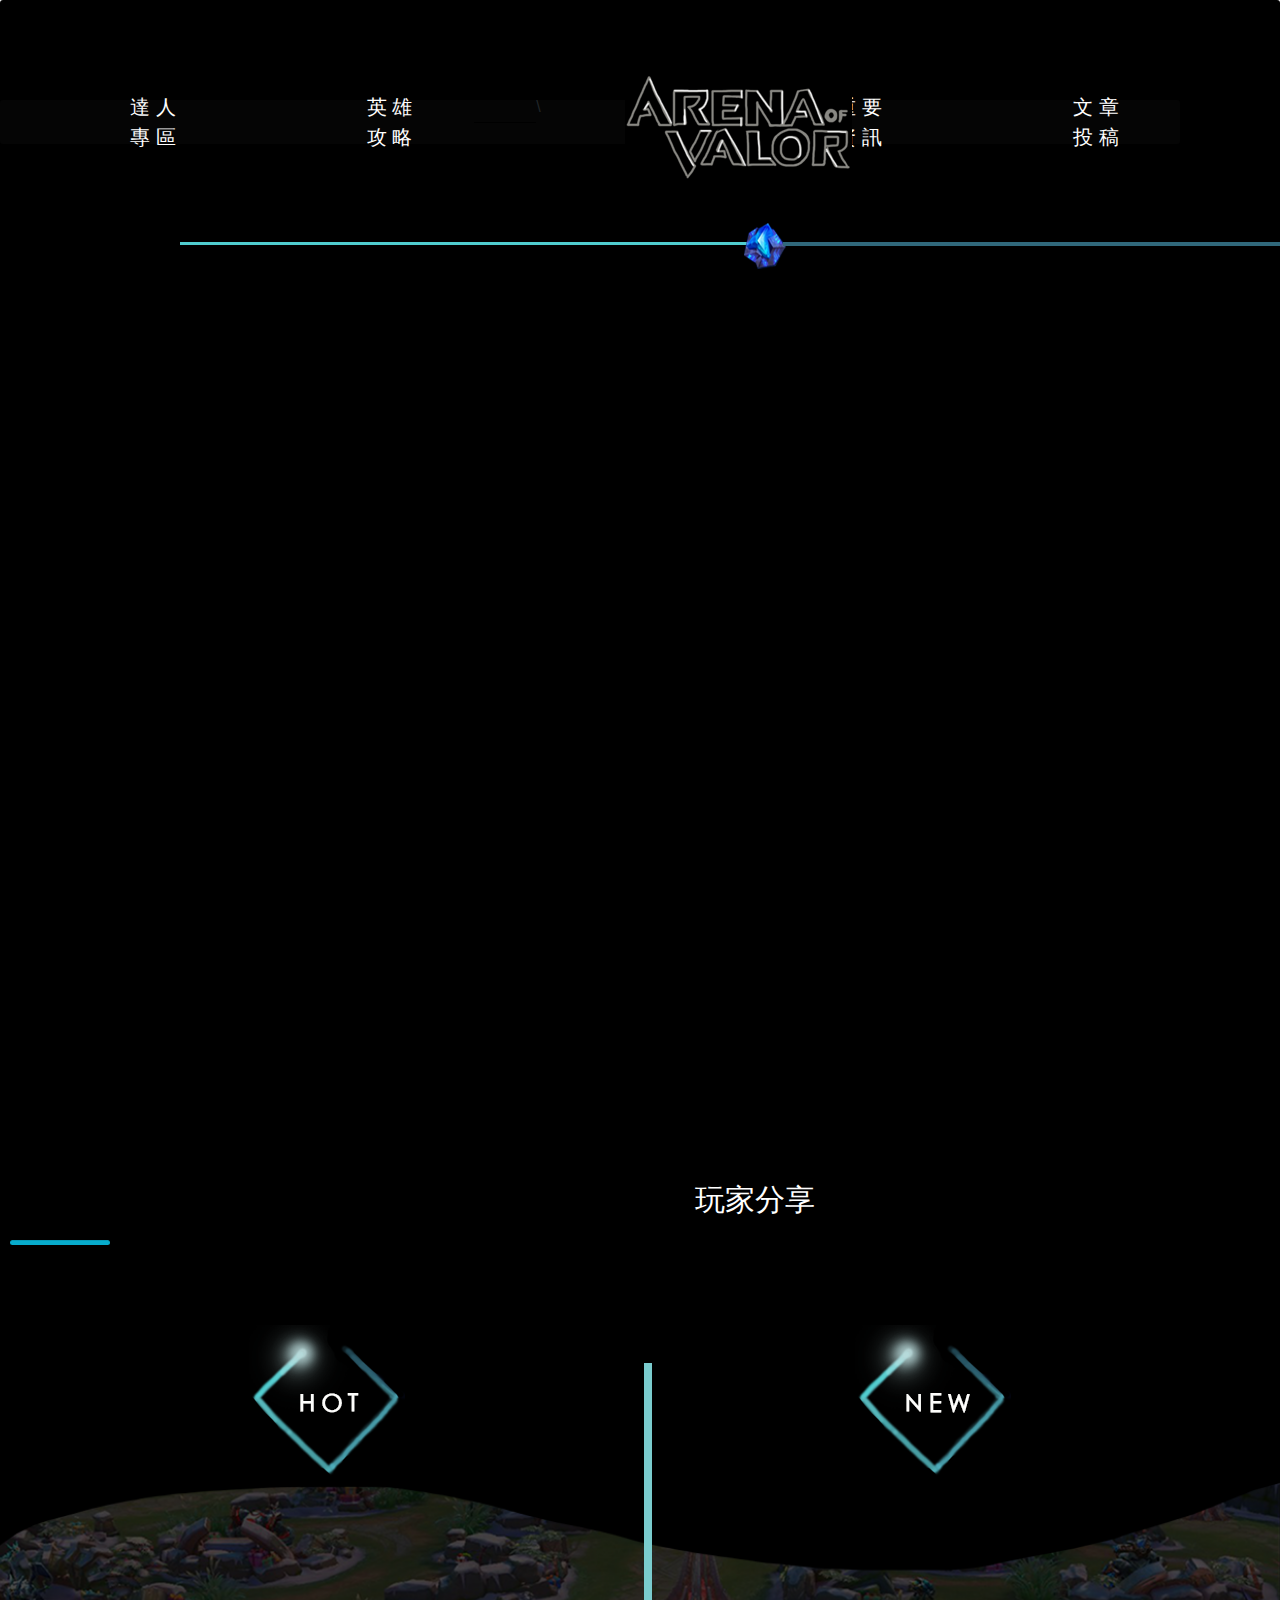
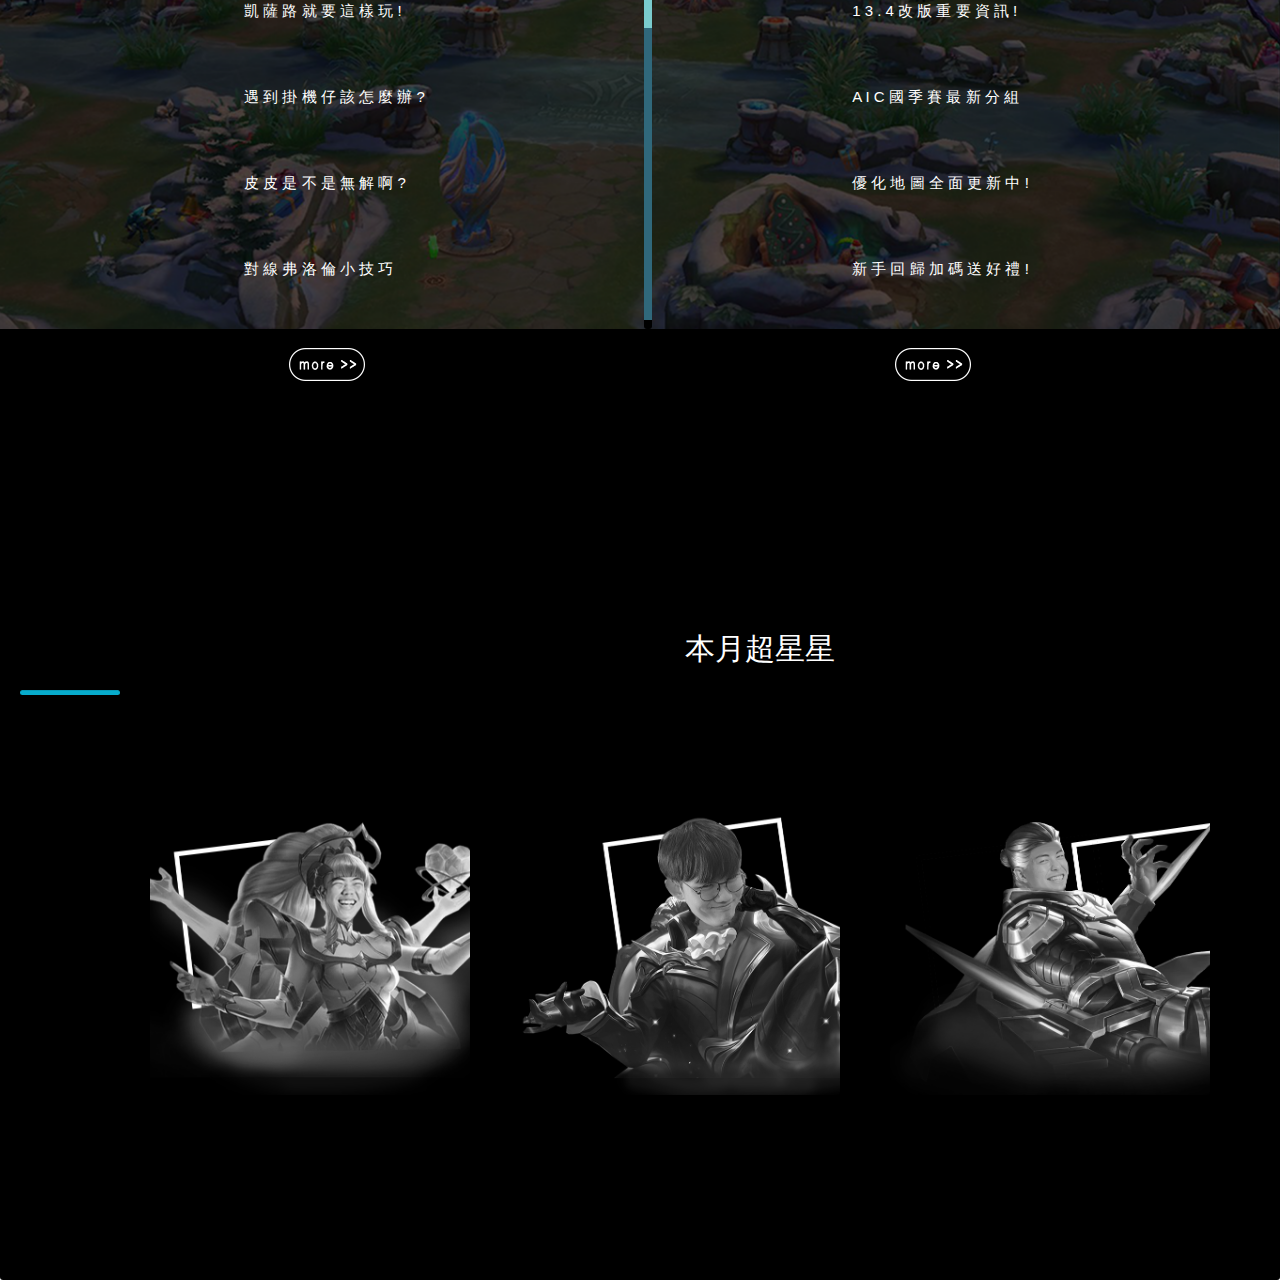
<file: index.html>
<!DOCTYPE html>
<html lang="en">

<head>
    <meta charset="UTF-8">
    <meta name="viewport" content="width=device-width, initial-scale=1.0">
    <meta http-equiv="X-UA-Compatible" content="ie=edge">
    <title>Document</title>
    <link rel="stylesheet" href="/css/style.css">
    <link rel="stylesheet" href="/css/bootstrap.css">

</head>

<div class="back"></div>


<body>
    <div class="bg-secondary">
        <div class="box1">
            <div class="headernav">
                <ul>

                    <a href="/index - 第三頁.html" style="text-decoration:none;">達 人 專 區</a>

                    <a href="/index - 第二頁.html" style="text-decoration:none;">英 雄 攻 略</a>
                    <hr color="#0000" width="90px" size="25px">
                    <div class="logoimg">\
                        <a href="/index.html" style="text-decoration:none;"><img src="img/大標改8_4.png" alt=""></a>
                        
                    </div>

                    <a href="/index.html" style="text-decoration:none;">重 要 資 訊</a>

                    <a href="https://www.wibibi.com/info.php?tid=383" style="text-decoration:none;">文 章 投 稿</a>

                </ul>
            </div>


        </div>

        <div class="stoneline">
            <img src="/img/寶石線.png" alt="">
        </div>

        <div class="bigbox">


            <div class="bigimg">
                <div class="coverflow">
                    <a href=""><img src="/img/主圖改改37.5_22.5.png"></a>
                    <a href=""><img src="/img/主圖1.png"></a>
                    <a href=""><img src="/img/主圖2.png"></a>
                </div>

            </div>

            <div class="betweenword">
                <div class="word">

                    <p>玩家分享</p>
                    <hr color=" ＃7accc" width="100px" size="2px">
                </div>
            </div>

            <div class="box2">

                <nav class="article back ">
                    <div class="hot">

                        <div class="hotpage">
                            <div class="hotimg">
                                <img src="img/hot改5.5_5.5.png" alt="">
                            </div>
                            <div class="hotword">
                                <p>凱 薩 路 就 要 這 樣 玩 !</p>
                                <P>遇 到 掛 機 仔 該 怎 麼 辦 ?</P>
                                <P>皮 皮 是 不 是 無 解 啊 ?</P>
                                <P>對 線 弗 洛 倫 小 技 巧</P>
                            </div>
                            <div class="Lmore">
                                <img src="/img/透明more.png" alt="">
                            </div>
                        </div>
                    </div>
                    <div class="line">
                        <img src="img/線改.png" alt="">
                    </div>
                    <div class="new">

                        <div class="newpage">
                            <div class="newimg">
                                <img src="img/NEW改5.5_5.5.png" alt="">
                            </div>
                            <div class="newword">
                                <p>1 3 . 4 改 版 重 要 資 訊 !</p>
                                <P>A I C 國 季 賽 最 新 分 組</P>
                                <P>優 化 地 圖 全 面 更 新 中 !</P>
                                <P>新 手 回 歸 加 碼 送 好 禮 !</P>
                            </div>
                            <div class="Rmore">
                                <img src="/img/透明more.png" alt="">
                                
                            </div>
                        </div>
                    </div>

                </nav>

            </div>



            <div class="box3">

                <div class="word2">
                    <p>本月超星星</p>
                    <hr color=" ＃7accc" width="100px" size="3px">
                </div>



            </div>



        </div>


        <div class="row">
            <div class="col-md-3 col-6" id="galleryImage1">
                <div class="gallery-text"> <a href="https://www.youtube.com/?gl=TW&hl=zh-tw" style="text-decoration:none;">
                   <div class="ASD"><img src="/img/字字許胖.png"></div> </a>
                </div>

            </div>
            <div class="col-md-3 col-6" id="galleryImage2">
                <div class="gallery-text"> <a href="https://www.youtube.com/watch?v=jGLfy2ao0Tw" style="text-decoration:none;">
                    <div class="QWE"><img src="/img/字字威威.png"></div> </a>
                </div>
            </div>
            <div class="col-md-3 col-6" id="galleryImage3">
                <div class="gallery-text"> <a href="https://www.youtube.com/?gl=TW&hl=zh-tw" style="text-decoration:none;">
                    <div class="FGH"><img src="/img/字字臭臭.png"></div> </a>
                </div>
            </div>
     


           
            <footer class="footerbox">
                <div class="under">
                    <p class="underword">
                        <br>copyright@GGininder online Trademarks being to their respective owners</br>
                        <br>All rights reserved</br>
                        <br> copyright reserved GGininder company</br>
    
                    </p>
                </div>
            </footer>
    

        </div>
       

</body>


</html>
</file>
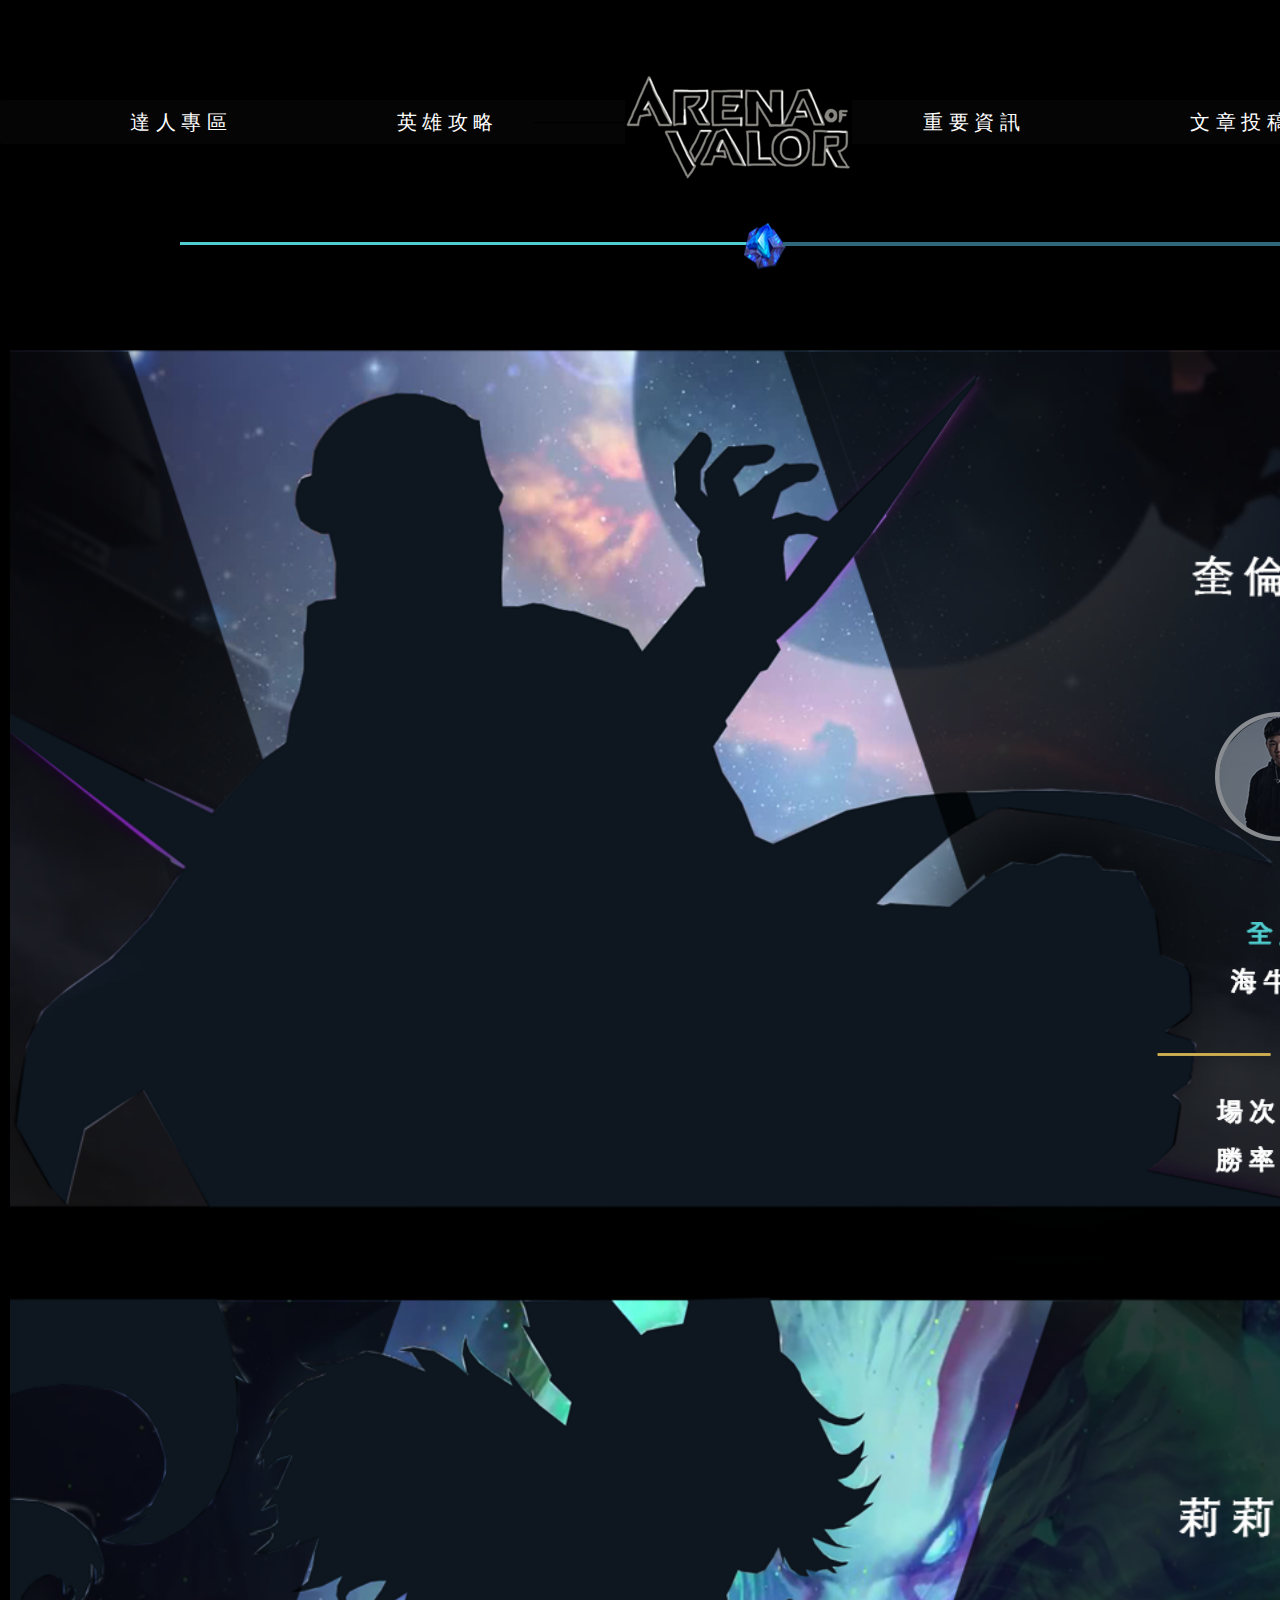
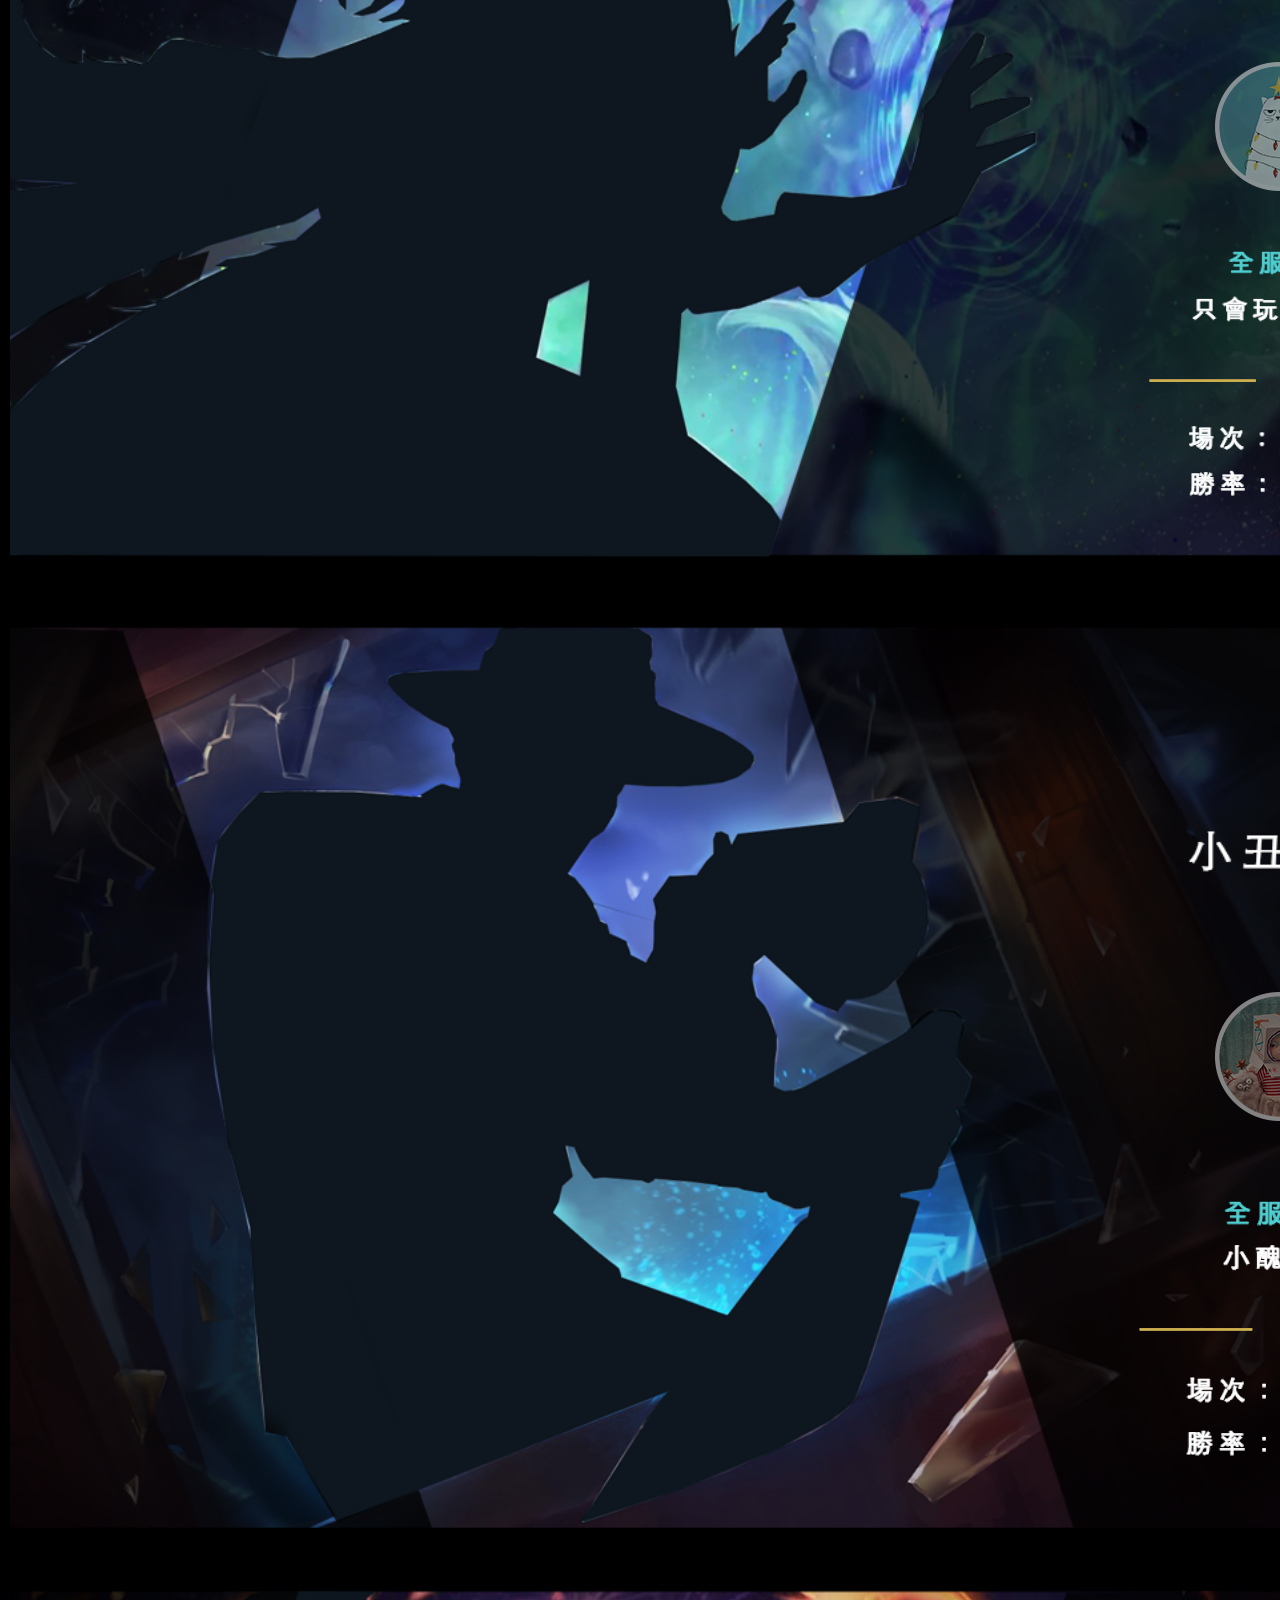
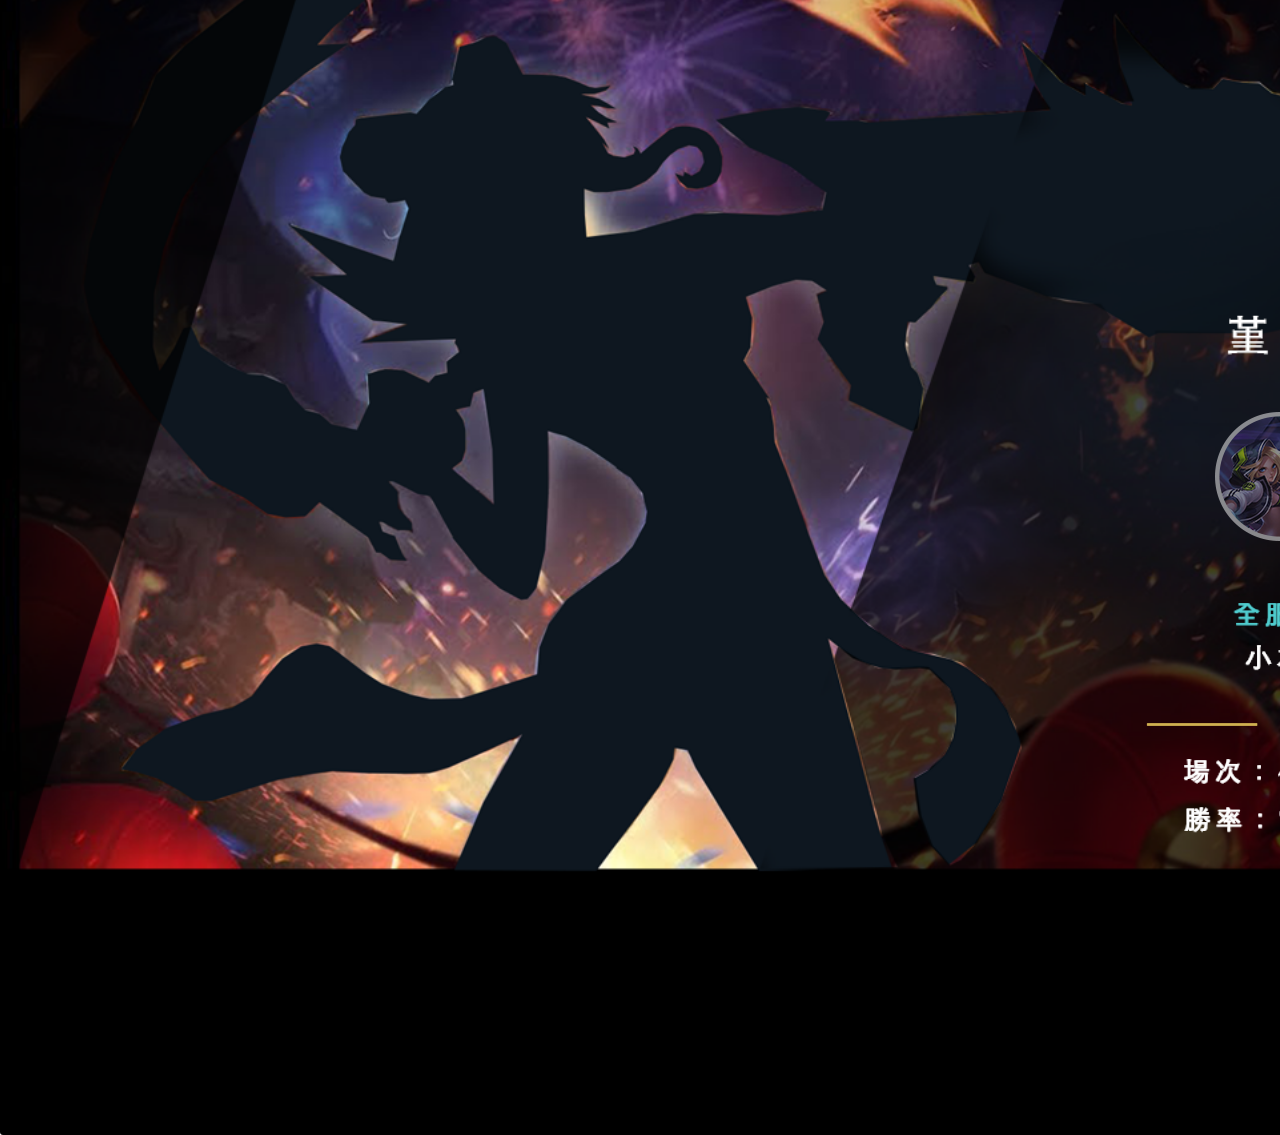
<file: index - 第三頁.html>
<!DOCTYPE html>
<html lang="en">

<head>
    <meta charset="UTF-8">
    <meta name="viewport" content="width=device-width, initial-scale=1.0">
    <meta http-equiv="X-UA-Compatible" content="ie=edge">
    <title>Document</title>
    <link rel="stylesheet" href="/css/style - 第三頁.css">
    <link rel="stylesheet" href="/css/bootstrap.css">
</head>

<div class="back"></div>
<div class="back1-2"></div>
<div class="back1-3"></div>
<div class="back2"></div>
<div class="back2-2"></div>
<div class="back2-3"></div>
<div class="back3"></div>
<div class="back3-2"></div>
<div class="back3-3"></div>
<div class="back4"></div>
<div class="back4-2"></div>
<div class="back4-3"></div>

<body>
    <div class="bg-secondary">
        <div class="box1">
            <div class="headernav">
                <ul>

                    <a href="/index - 第三頁.html" style="text-decoration:none;">達 人 專 區</a>

                    <a href="/index - 第二頁.html" style="text-decoration:none;">英 雄 攻 略</a>
                    <hr color="#0000" width="90px" size="25px">
                    <div class="logoimg">
                            <a href="/index.html" style="text-decoration:none;"><img src="img/大標改8_4.png" alt=""></a>
                    </div>

                    <a href="/index.html" style="text-decoration:none;">重 要 資 訊</a>

                    <a href="https://www.wibibi.com/info.php?tid=383" style="text-decoration:none;">文 章 投 稿</a>

                </ul>
            </div>


        </div>

        <div class="stoneline">
            <img src="/img/寶石線.png" alt="">
        </div>

        <div class="bigbox">


            <div class="bigimg back">
            
                <div class="coverflow back1-2"> 
                   
                </div> 
                <div class="coverflow1-2 back1-3">
                        <p></p>
                </div>
            
            </div>
            
            <div class="cow">
                <img src="/img/頭貼.png" alt="">
            </div>
            
        </div>

        <div class="bigbox2">


            <div class="bigimg2 back2">
                <div class="coverflow2 back2-2">
                    

                </div>
                    <div class="coverflow2-2 back2-3">
                        <p></p>
                    </div>
            </div>
            <div class="cow2">
                <img src="/img/頭貼2.png" alt="">
            </div>
        </div>

        <div class="bigbox3">


            <div class="bigimg3 back3">
                <div class="coverflow3 back3-2">
                   

                </div>
                <div class="coverflow3-2 back3-3">
                        <p></p>
                    </div>
            </div>
            <div class="cow3">
                <img src="/img/頭貼3.png" alt="">
            </div>
        </div>

        <div class="bigbox4">


            <div class="bigimg4 back4">
                <div class="coverflow4 back4-2">
                    

                </div>
                <div class="coverflow4-2 back4-3">
                        <p></p>
                    </div>
            </div>
            <div class="cow4">
                <img src="/img/頭貼4.png" alt="">
            </div>
        </div>
    </div>











</body>


</html>
</file>
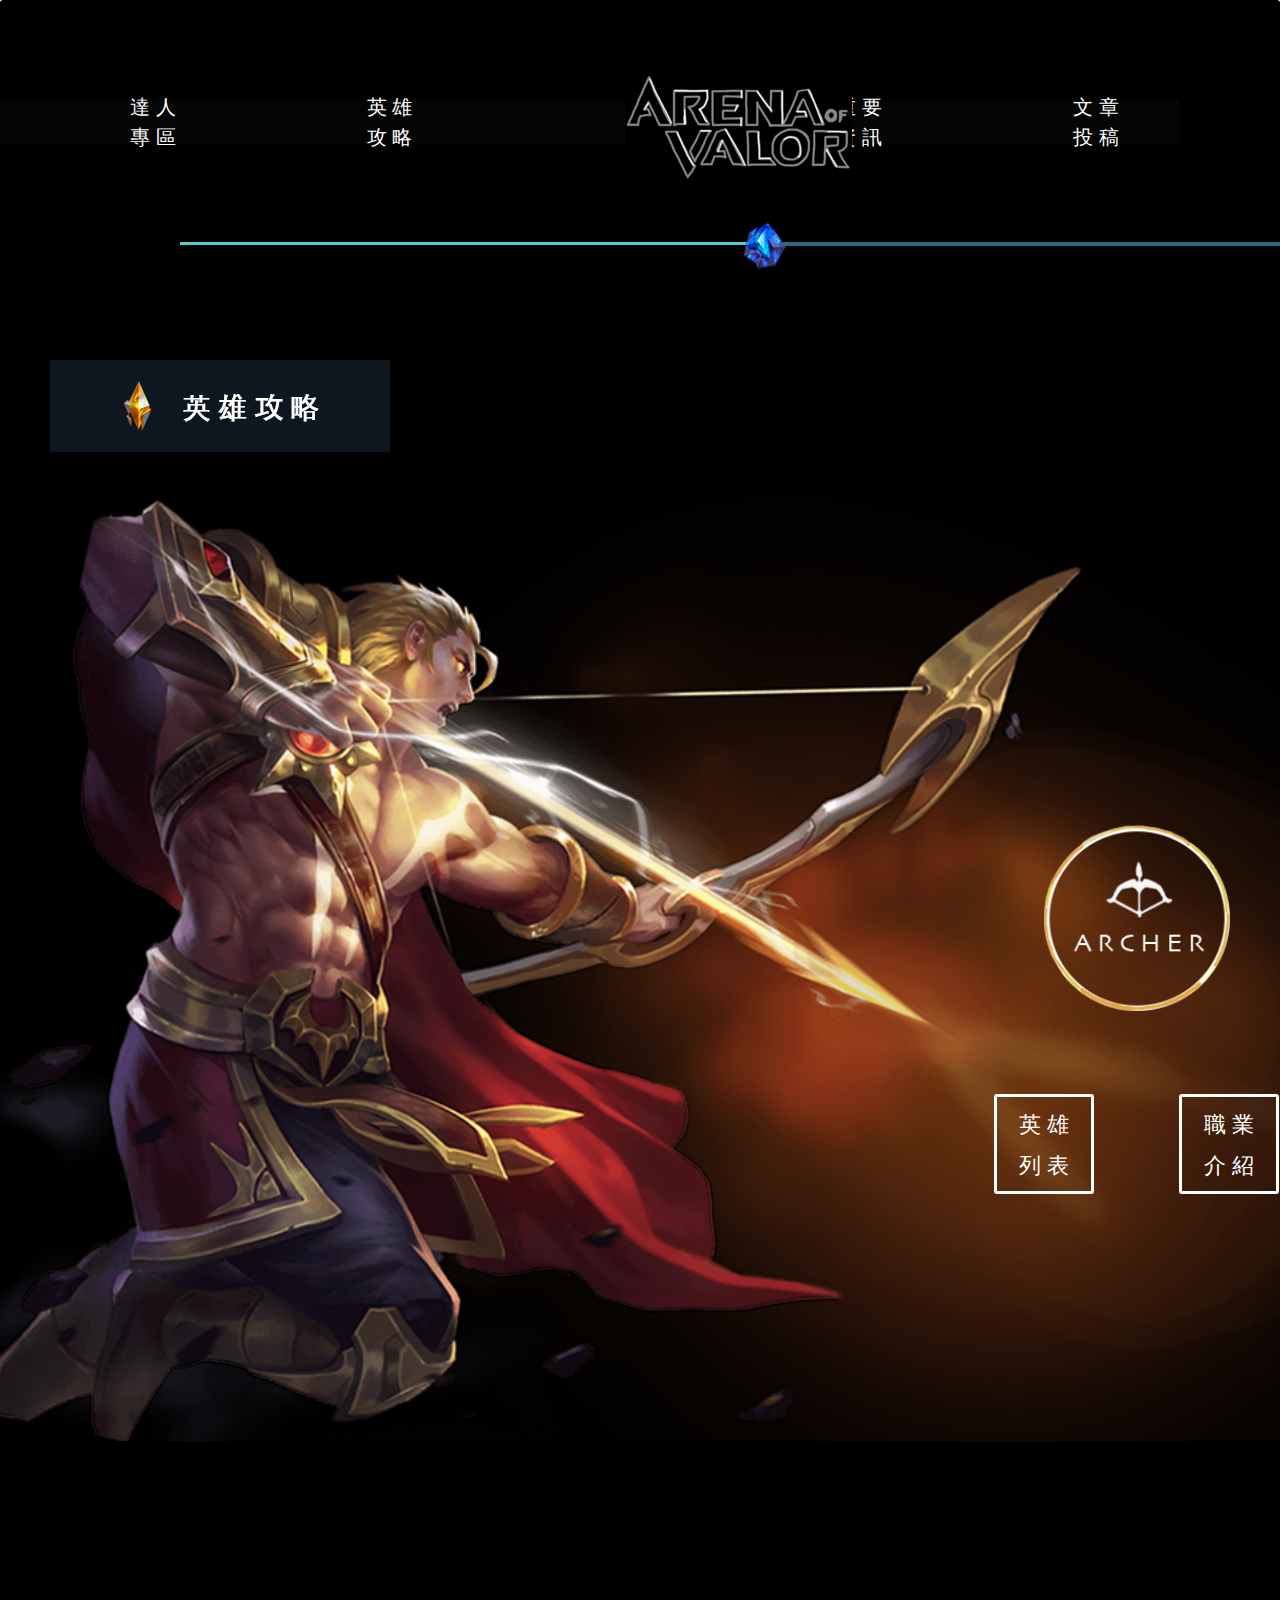
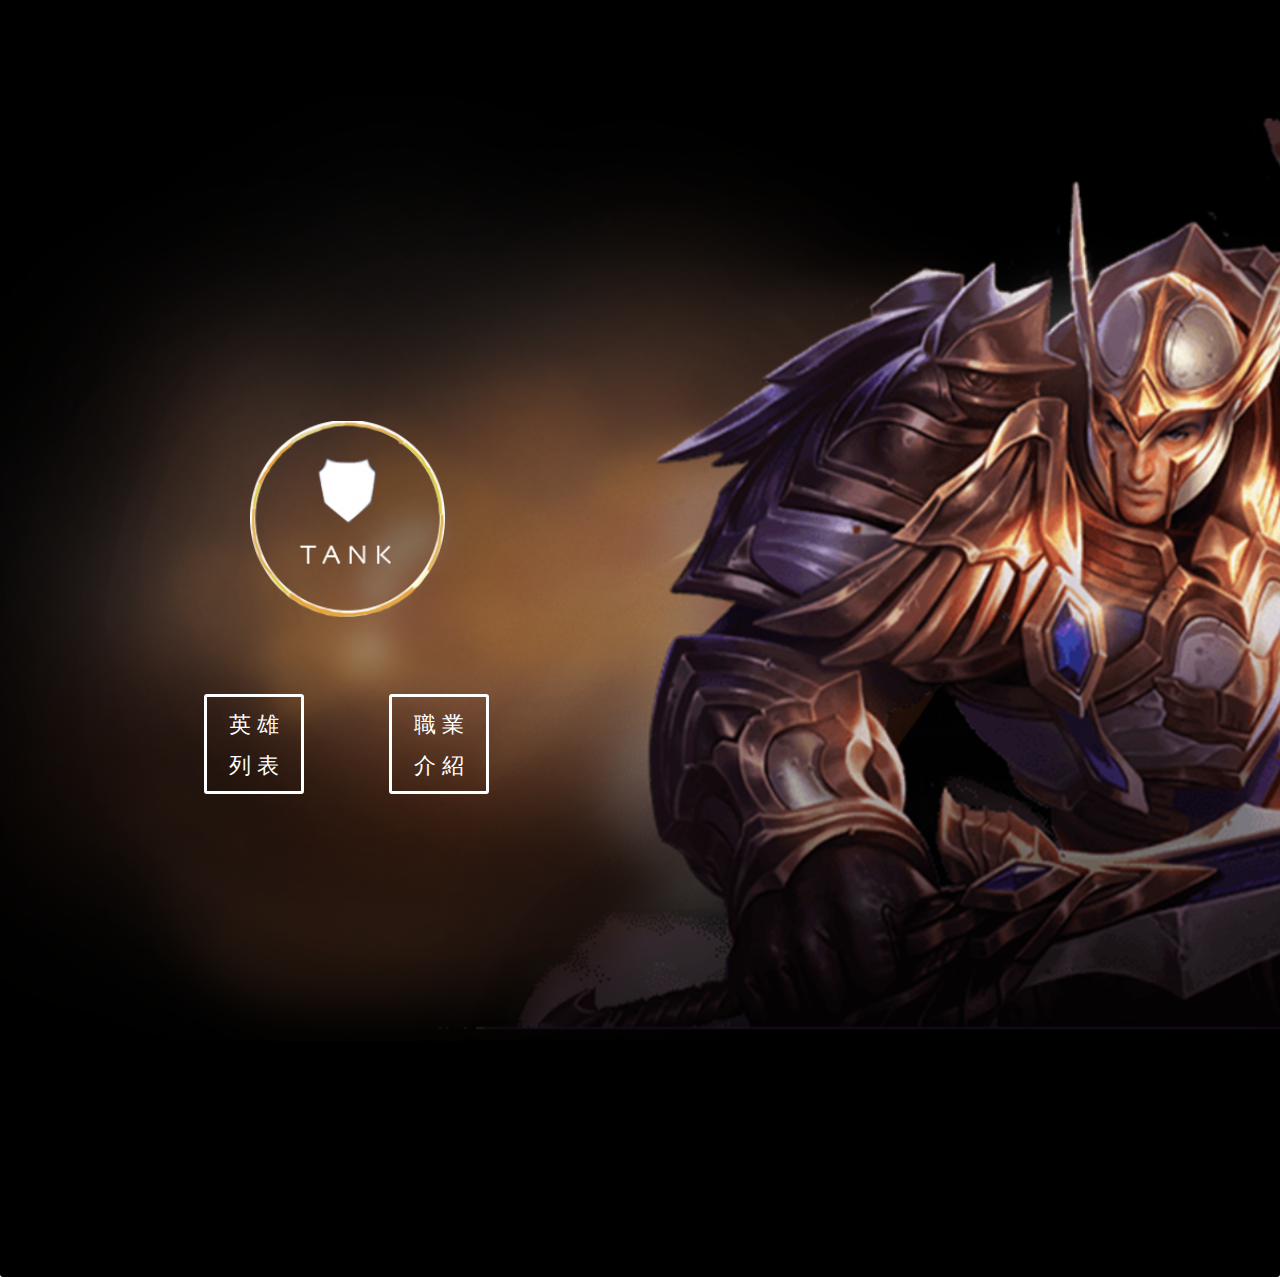
<file: index - 第二頁.html>
<!DOCTYPE html>
<html lang="en">

<head>
    <meta charset="UTF-8">
    <meta name="viewport" content="width=device-width, initial-scale=1.0">
    <meta http-equiv="X-UA-Compatible" content="ie=edge">
    <title>Document</title>
    <link rel="stylesheet" href="/css/style - 第二頁.css">
    <link rel="stylesheet" href="/css/bootstrap.css">
    
</head>

<div class="back"></div>
<div class="back2"></div>


<body>
    <div class="bg-secondary">
        <div class="box1">
            <div class="headernav">
                <ul>

                    <a href="/index - 第三頁.html" style="text-decoration:none;">達 人 專 區</a>

                    <a href="/index - 第二頁.html" style="text-decoration:none;">英 雄 攻 略</a>
                    <hr color="#0000" width="90px" size="25px">
                    <div class="logoimg">
                            <a href="/index.html" style="text-decoration:none;"><img src="img/大標改8_4.png" alt=""></a>
                    </div>

                    <a href="/index.html" style="text-decoration:none;">重 要 資 訊</a>

                    <a href="https://www.wibibi.com/info.php?tid=383" style="text-decoration:none;">文 章 投 稿</a>

                </ul>
            </div>


        </div>

        <div class="stoneline">
            <img src="/img/寶石線.png" alt="">
        </div>
        <div class="infram">
            <img src="/img/英雄攻略.png" alt="">
        </div>

        <div class="bigbox">


            <div class="bigimg back">
                <div class="coverflow">
                    <img src="/img/射手標籤.png" alt="">

                </div>
                <div class="serbox1 ">
                    <a>


                        <p>英 雄</p>
                        <p>列 表</p>
                    </a>
                    <div class="serbox1page1">

                        <a>
                                <p><img src="/img/英雄們1.png"></img>
                                </p>


                        </a>

                    </div>

                </div>

                <div class="serbox2">

                    <a>


                        <p>職 業</p>
                        <p>介 紹</p>
                    </a>
                    <div class="serbox2page2">

                        <a>
                                <p><img src="/img/介紹字.png"></img>
                                </p>


                        </a>

                    </div>
                </div>

            </div>


        </div>

        <div class="bigbox2 ">


            <div class="bigimg2 back2">
                <div class="coverflow2">
                    <img src="/img/坦克標籤.png" alt="">

                </div>
                <div class="farbox1">

                    <a>
                        <p>英 雄</p>
                        <p>列 表</p>
                    </a>

                    <div class="farbox1page1">

                        <a>
                                <p><img src="/img/英雄們.png"></img>
                                </p>

                        </a>

                    </div>
                </div>



                <div class="farbox2">

                    <a>
                        <p>職 業</p>
                        <p>介 紹</p>
                    </a>
                    <div class="farbox2page2">
                        <a>
                            <p><img src="/img/介紹字2.png"></img>
                            </p>

                        </a>

                    </div>

                </div>

            </div>








        </div>










</body>


</html>
</file>
<file: css/style.css>
*{
box-sizing: border-box;
margin: 0 ;padding: 0;
border-radius: 3px;

}

html{
  overflow-x: hidden;
}

.back{
  background-image: url(/img/底.png);
  background-size: cover;
  width: 110%;
  height:120%;
 

 
  
}
body{
background-color: rgb(5, 5, 5);
display: flex;
flex-direction:column;
align-items: center;
width:100% ;



}
.bigbox{  
   width:100%;
   padding: 20px 0px 0 0px;
   display: flex;
   flex-direction:column;
   margin: 0 auto;

   
}
.bigimg
  {
    display: flex;
    align-items: center;
    padding: 0 0 0 120px;
  }

.box1{

   height:62px;
   display:flex;
   flex-direction: row;
   margin-right: 50px;
   margin-left: 100px;
   margin-bottom: 50px;
   margin-top: 50px;
   padding: 50px 50px 50px 100px;
}

.stoneline{
  margin-left:180px;
  margin-bottom: 35px;
}

.headernav ul{
   background-color:  rgb(5, 5, 5);
   justify-content:center;
   height:44px;
   display:flex;
   list-style-type: none;
   align-items: center;
   margin-bottom: 20px;
   margin-left: -200px;
   transition: 0.7s;
   

   
}
.headernav a{
   font-family: 'Arial Black', sans-serif;
   color: rgb(255, 255, 255);
   margin: 16px 30px;
   font-size:20px;
   flex-direction: row-reverse;
   padding: 10px;
   margin-left:120px ;

   
   
 }
 .betweenword p{
  font-size:30px;
  color: rgb(255, 255, 255);
  padding: 250px 100px 20px 595px;
  margin: 100px;
  

 }
 .word hr{
   margin-left: 10px;
   margin-top: -100px;
   margin-bottom: 50px;
   height: 4px;
 }

 .box2{
   display:flex;
   flex-direction:row;
   margin-top: 30px;
 }

 .article{
  display:flex;
  flex-direction:row;
  margin-top: 30px;
  justify-content:space-between;
  margin-left:-20px ;
}
 .hot{
   width:444px;
   height:300px;
   margin-right: 52px;
   display:flex;
   justify-content:center;
   padding:50px 0 0px 250px  ;
 }

.hotpage{
  margin-top:-80px;
  
  justify-content:center;

}
.hotimg{
  justify-content:center;
  display:flex;
  padding:0 0 120px 0  ;
}
.hotword{
  margin-right: -15px;
}
 .Lmore{
  justify-content:center;
  display:flex;
  padding:0 0px 150px 0  ;
  
 }
 .line img{
   margin-left: -12px;
 }
 .new{
   width:444px;
   height:300px;
   display:flex;
   
   justify-content:center;
   padding:50px 250px 0px 0  ;
   }

 
  
    .newpage{
      margin-top:-80px;
     
      justify-content:center;
     

    }

    .newimg{
      justify-content:center;
      display:flex;
      padding:0 0 120px 0  ;
    } 
    .newword{
      margin-right: -15px;
    }
    
    .Rmore{
      justify-content:center;
      display:flex;
      padding:0 0px 150px 0 ;
   
     }
     .box3{
       display: flex;
       padding: 100px 0 0 100px;
       flex-direction: column;
     }

  .word2 p{
    font-size:30px;
  color: rgb(255, 255, 255);
  padding: 200px 0px 5px 585px;
  }
  .word2 hr{
    margin-left: -80px;
    margin-bottom: 100px;
    height: 4px;
  }

     .me{
      justify-content:center;
     }
     .me img{
       margin-left: 100px;
     }
    p{
      padding:15px;
      font-family: 'ArialMT Regular', sans-serif;
      font-size: 15px;
      line-height: 1.33;
      color:rgb(255, 255, 255);
      padding: 0 0 50px 0 ;
      
    }
    .headernav ul a:hover{
      color: blanchedalmond;;
      background-color: #395863;
      padding: 10px;
      border-radius: 8px;
      transition: background-color 1s ;
    }
    .coverflow{
      width: 800px;
      height: 490px;
      position: relative;
      margin-left: 25px;
  }
  .coverflow>a{
      display: block;
      position: absolute;
      top:0;
      left:0;
      opacity: 0;
  filter: alpha(opacity=0);
  /*當圖片數量增加，影片長度需更改，變為5s*圖片數量*/
  -webkit-animation: silder 15s linear infinite;
                  animation: silder 15s linear infinite;
  }
  .coverflow>a>img{
      
      width: 150%;
      height:150% ;
  }

/*動畫關鍵影格*/
  @-webkit-keyframes silder {
      3% {
          opacity: 1;
          filter: alpha(opacity=100);
      }
      27% {
          opacity: 1;
          filter: alpha(opacity=100);
      }
      30% {
          opacity: 0;
          filter: alpha(opacity=0);
      }
  }
  @keyframes silder {
      3% {
          opacity: 1;
          filter: alpha(opacity=100);
      }
      27% {
          opacity: 1;
          filter: alpha(opacity=100);
      }
      30% {
          opacity: 0;
          filter: alpha(opacity=0);
      }
  }

/*每個圖片各延遲5秒*/
  .coverflow>a:nth-child(3) {
      -webkit-animation-delay: 10s;
              animation-delay: 10s;               
  }

  .coverflow>a:nth-child(2) {
      -webkit-animation-delay: 5s;
              animation-delay: 5s;
  }

  .coverflow>a:nth-child(1) {
      -webkit-animation-delay: 0s;
              animation-delay: 0s;    
  }
/*滑入時停止播放*/
  .coverflow:hover>a{
  -webkit-animation-play-state: paused;
          animation-play-state: paused;
  }
    
.hotword p:hover{
  font-weight: bold;
  font-size: 105%;
      
}
.newword p:hover{
  font-weight: bold;
  font-size: 105%;
      
}
.Lmore img:hover{
  width: 60%;
  height:60% ;
}
.Rmore img:hover{
  width: 60%;
  height:60% ;
}




[id^='galleryImage'] {
  background-size: cover;
  height: 300px;
  filter: grayscale(100%);
}

[id^='galleryImage']>.gallery-text {
  color: white;
  font-size: 6px;
  line-height: 200px;
  text-shadow: 0 5px 10px rgba(0, 0, 0, .5);
  text-align: center;
  opacity: 0;
  transition: all .5s ease;
  
}
[id^='galleryImage']:hover {
  filter: grayscale(0%);
}

[id^='galleryImage']:hover>.gallery-text {
  opacity: 1;
  font-size: 22px;
  margin-top: 250px;
  margin-left: 50px;
}

/* 放入背景圖片 */

#galleryImage1 {
  background-image: url('/img/許胖.png') ;
 background-position-x:-50px ;
 margin-right: 50px;
 
}

#galleryImage2 {
  background-image: url('/img/威威100.png');
  background-position-x:-80px ;
  margin-right: 50px;
  
}

#galleryImage3 {
  background-image: url('/img/臭臭.png');
  background-position-x:-30px ;
}


.row{
  display: flex;
  
}


.footerbox{
  background-color:#0000 ;
  opacity: 1.0;
  width: 1600px;
  height: 50%;
  }
  .underword {
    color: rgb(0, 0, 0);
    font-size: 1
  5px;
  }
  .logoimg img{
    margin-left: -200px;
    position: absolute;
    left: 825px;
    top: 70px;
  }



  .ASD img{
    width:100%;
    height: 100%;
    margin-left: -60px;
  }
.QWE img{
  width:100%;
  height: 100%;
  margin-left: -30px;
}
.FGH img{
  width:100%;
  height: 100%;
  margin-left: 0px;
}
</file>
<file: css/style - 第三頁.css>
*{
  box-sizing: border-box;
  margin: 0;padding: 0;
  border-radius: 3px;
  }
  
  
  html{
    overflow-x: hidden;
  
  }
  /*第一*/
  .back{
    background-image: url(/img/奎倫底拷貝.png);
    background-size: cover;
    width: 100%;
    height:80%;
    margin-left: 10px; 
    
  }
  .coverflow{
    position: absolute;
  }
  .back1-2{
    background-image: url(/img/奎倫.png);
    background-size: cover;
    width: 100%;
    height:100%;
    margin-left: -1600px;
    
    
    position: relative;
    animation-name: pinpon;
    animation-duration: 6s;
    animation-timing-function: ease-in;
    animation-direction:alternate;
    
    animation-iteration-count: infinite;
    animation-fill-mode: forwards;
  }
  @keyframes pinpon {
    0% {
      position: absolute;
      left: 0px;
      top: 0px;
    }
    30% {
      position: absolute;
      left: 1150px;
      top: 0px;
    }
    60%{
      position: absolute;
      left: 1600px;
      top: 0px;
    }
    100% {
      position: absolute;
      left: 1600px;
      top: 0px;
      
    }
  }
  
  .back1-2:hover{
    animation-play-state: paused;
    
  }
  
  
  
  
  .back1-3{
    background-image: url(/img/字.png);
    background-size: cover;
    width: 27%;
    height:45%;
    position: absolute; 
    top: 850px;
  left: 1100px;
  }
  
  .cow img{
    
    position: absolute;
    top: 700px;
    left: 1200px;
    opacity: 0.5;
  }
  .cow  :hover{
    opacity: 1.0;
    width: 12%;
    height: 20%;
    margin-left: -5px;
    margin-top: -5px;
    
  }
  
  .bigbox{  
    width:1500px;
    padding: 20px 0px 0 0px;
    display: flex;
    flex-direction:column;
    height: 1200px;
  }
  
  .bigimg
    {
      display: flex;
      align-items: center;
     
     
    }
    .bigimg img{
      width: 14%;
      height:25%;
      margin-left:1160px;
      margin-top: 230px;
   
     }
   
  /*第2*/
  .back2{
    background-image: url(/img/莉莉安底拷貝.png);
    background-size: cover;
    width: 100%;
    height:80%;
    margin-left: 10px; 
    
  }
  .coverflow2{
    position: absolute;
  }
  .back2-2{
    background-image: url(/img/莉莉安.png);
    background-size: cover;
    width: 100%;
    height:100%;
    margin-left: -1600px;
  
    position: relative;
    animation-name: hey;
    animation-duration: 6s;
    animation-timing-function: ease-in;
    animation-direction:alternate;
    animation-iteration-count: infinite;
    animation-fill-mode: forwards;
  
  }
  @keyframes hey {
    0% {
      position: absolute;
      left: 0px;
      top: 0px;
    }
    30% {
      position: absolute;
      left: 1150px;
      top: 0px;
    }
    60%{
      position: absolute;
      left: 1600px;
      top: 0px;
    }
    100% {
      position: absolute;
      left: 1600px;
      top: 0px;
      
    }
  }
  .back2-2:hover{
    animation-play-state: paused;
    
  }
  
  .back2-3{
    background-image: url(/img/字2.png);
    background-size: cover;
    width: 24%;
    height:40%;
    position: absolute; 
    top: 1800px;
  left: 1100px;
  }
  
  .cow2 img{
    
    position: absolute;
    top: 1650px;
    left: 1200px;
    opacity: 0.5;
  }
  .cow2  :hover{
    opacity: 1.0;
    width: 12%;
    height: 20%;
    margin-left: -5px;
    margin-top: -5px;
  }
  .bigbox2{  
    width:1500px;
    padding: 20px 0px 0 0px;
    display: flex;
    flex-direction:column;
    height: 1200px;
    margin-top: -250px;
  }
  
  .bigimg2
    {
      display: flex;
      align-items: center;
     
     
    }
    .bigimg2 img{
      width: 14%;
      height:25%;
      margin-left:1160px;
      margin-top: 230px;
   
     }
  /*第3*/
  .back3{
    background-image: url(/img/小丑底拷貝.png);
    background-size: cover;
    width: 100%;
    height:80%;
    margin-left: 10px; 
    
  }
  .coverflow3{
    position: absolute;
  }
  .back3-2{
    background-image: url(/img/小丑.png);
    background-size: cover;
    width: 100%;
    height:100%;
    margin-left: -1600px;
  
    position: relative;
    animation-name: haha;
    animation-duration: 5s;
    animation-timing-function: ease-in;
    animation-direction:alternate;
    animation-iteration-count: infinite;
    animation-fill-mode: forwards;
  }
  @keyframes haha {
    0% {
      position: absolute;
      left: 0px;
      top: 0px;
    }
    30% {
      position: absolute;
      left: 1150px;
      top: 0px;
    }
    60%{
      position: absolute;
      left: 1600px;
      top: 0px;
    }
    100% {
      position: absolute;
      left: 1600px;
      top: 0px;
      
    }
  }
  .back3-2:hover{
    animation-play-state: paused;
    
  }
  .back3-3{
    background-image: url(/img/字3.png);
    background-size: cover;
    width: 24%;
    height:40%;
    position: absolute; 
    top: 2750px;
  left: 1100px;
  }
  
  .cow3 img{
    
    position: absolute;
    top: 2580px;
    left: 1200px;
    opacity: 0.5;
  }
  .cow3  :hover{
    opacity: 1.0;
    width: 12%;
    height: 20%;
    margin-left: -5px;
    margin-top: -5px;
  }
  .bigbox3{  
    width:1500px;
    padding: 20px 0px 0 0px;
    display: flex;
    flex-direction:column;
    height: 1200px;
    margin-top: -250px;
  }
  
  .bigimg3
    {
      display: flex;
      align-items: center;
     
     
    }
    .bigimg3 img{
      width: 14%;
      height:25%;
      margin-left:1160px;
      margin-top: 230px;
   
     }
  /*第4*/
  .back4{
    background-image: url(/img/堇底拷貝.png);
    background-size: cover;
    width: 100%;
    height:80%;
    margin-left: -5px; 
    
  }
  .coverflow4{
    position: absolute;
  }
  .back4-2{
    background-image: url(/img/堇.png);
    background-size: cover;
    width: 100%;
    height:100%;
    margin-left: -1600px;
    margin-top: -50px;
  
    position: relative;
    animation-name: sos;
    animation-duration: 6s;
    animation-timing-function: ease-in;
    animation-direction:alternate;
    animation-iteration-count: infinite;
    animation-fill-mode: forwards;
  }
  @keyframes sos {
    0% {
      position: absolute;
      left: 0px;
      top: 0px;
    }
    25% {
      position: absolute;
      left: 800px;
      top: 0px;
    }
    50%{
      position: absolute;
      left: 1600px;
      top: 0px;
    }
    75%{
      position: absolute;
      left: 1600px;
      top: 0px;}
    100% {
      position: absolute;
      left: 1600px;
      top: 0px;
      
    }
  }
  .back4-2:hover{
    animation-play-state: paused;
    
  }
  .back4-3{
    background-image: url(/img/字4.png);
    background-size: cover;
    width: 24%;
    height:40%;
    position: absolute; 
    top: 3750px;
  left: 1100px;
  }
  
  .cow4 img{
    
    position: absolute;
    top: 3600px;
    left: 1200px;
    opacity: 0.5;
  }
  .cow4  :hover{
    opacity: 1.0;
    width: 12%;
    height: 20%;
    margin-left: -5px;
    margin-top: -5px;
  }
  .bigbox4{  
    width:1500px;
    padding: 20px 0px 0 0px;
    display: flex;
    flex-direction:column;
    height: 1200px;
    margin-top: -250px;
  }
  
  .bigimg4
    {
      display: flex;
      align-items: center;
     
     
    }
    .bigimg4 img{
      width: 14%;
      height:25%;
      margin-left:1160px;
      margin-top: 230px;
   
     }
  
     /*結束*/
  body{
  background-color: rgb(5, 5, 5);
  display: flex;
  flex-direction:column;
  align-items: center;
  width: 1550px;
  }
  
  
    
    
   
  .box1{
  
     height:62px;
     display:flex;
     flex-direction: row;
     margin-right: 50px;
     margin-left: 100px;
     margin-bottom: 50px;
     margin-top: 100px;
     padding: 50px 50px 50px 100px;
    
  }
  
  .stoneline{
    margin-left: 180px;
    margin-bottom: 0px;
  }
  
  .headernav ul{
     background-color:  rgb(5, 5, 5);
     justify-content:center;
     height:44px;
     display:flex;
     list-style-type: none;
     align-items: center;
     margin-bottom: 20px;
     margin-left: -200px;
     transition: 0.7s;
     
  
     
  }
  .headernav a{
     font-family: 'Arial Black', sans-serif;
     color: rgb(255, 255, 255);
     margin: 16px 30px;
     font-size:20px;
     flex-direction: row-reverse;
     padding: 10px;
     margin-left:120px ;
  
     
     
   }
   .betweenword p{
    font-size:30px;
    color: rgb(255, 255, 255);
    padding: 200px 100px 5px 595px;
  
   }
   .word hr{
     margin-left: 10px;
   }
  
   .box2{
     display:flex;
     flex-direction:row;
     margin-top: 30px;
   }
  
   .article{
    display:flex;
    flex-direction:row;
    margin-top: 30px;
    justify-content:space-between;
    margin-left:-20px ;
  }
   .hot{
     width:444px;
     height:300px;
     margin-right: 52px;
     display:flex;
     justify-content:center;
     padding:50px 0 0px 250px  ;
   }
  
  .hotpage{
    margin-top:-80px;
    
    justify-content:center;
  
  }
  .hotimg{
    justify-content:center;
    display:flex;
    padding:0 0 120px 0  ;
  }
  .hotword{
    margin-right: -15px;
  }
   .Lmore{
    justify-content:center;
    display:flex;
    padding:0 0px 150px 0  ;
    
   }
   .new{
     width:444px;
     height:300px;
     display:flex;
     
     justify-content:center;
     padding:50px 250px 0px 0  ;
     }
  
   
    
      .newpage{
        margin-top:-80px;
       
        justify-content:center;
       
  
      }
  
      .newimg{
        justify-content:center;
        display:flex;
        padding:0 0 120px 0  ;
      } 
      .newword{
        margin-right: -15px;
      }
      
      .Rmore{
        justify-content:center;
        display:flex;
        padding:0 0px 150px 0 ;
     
       }
       .box3{
         display: flex;
         padding: 100px 0 0 100px;
         flex-direction: column;
       }
  
    .word2 p{
      font-size:30px;
    color: rgb(255, 255, 255);
    padding: 0px 0px 5px 485px;
    }
    .word2 hr{
      margin-left: -70px;
    }
  
       .me{
        justify-content:center;
        
       }
      p{
        padding:15px;
        font-family: 'ArialMT Regular', sans-serif;
        font-size: 15px;
        line-height: 1.33;
        color:rgb(255, 255, 255);
        padding: 0 0 50px 0 ;
        
      }
      .headernav ul a:hover{
        color: blanchedalmond;;
        background-color: #395863;
        padding: 10px;
        border-radius: 8px;
        transition: background-color 1s ;
      }
      
  /*動態*/
  .serbox1{
    width:100px ;
    height: 100px;
   border-width: 3px;
   border-color: white;
   border-style: solid;
   margin-top: 350px;
   padding: 5px 0 5px 20px;
   margin-left: -230px;
   margin-right: 45px;
  }
  .serbox1 p{
    margin-top: 10px;
    color: white;
    font-style: inherit;
    font-size: 22px;
    line-height: 25px;
    letter-spacing: 0px;
    padding: 0px 0 0px 2px;}
    
    .logoimg img{
      margin-left: -200px;
      position: absolute;
      left: 825px;
      top: 70px;
    }
</file>
<file: css/style - 第二頁.css>
*{
box-sizing: border-box;
margin: 0;padding: 0;
border-radius: 3px;
}


html{
  overflow-x: hidden;

}
.back{
  background-image: url(/img/勇喔.png);
  background-size: cover;
  width: 100%;
  height:80%;
  margin-left: -60px; 
}
.infram{
  margin-left: 50px;
}
.back2{
  background-image: url(/img/薩尼.png);
  background-size: cover;
  width: 100%;
  height:80%;
  margin-left: 0px; 
}
body{
background-color: rgb(5, 5, 5);
display: flex;
flex-direction:column;
align-items: center;


}
.bigbox{  
   width:1500px;
   padding: 20px 0px 0 0px;
   display: flex;
   flex-direction:column;
   height: 1200px;
 

   
}
.bigbox2{  
  width:1500px;
  padding: 20px 0px 0 0px;
  display: flex;
  flex-direction:column;
  height: 1200px;


  
}
.bigimg
  {
    display: flex;
    align-items: center;
   
   
  }
  .bigimg2
  {
    display: flex;
    align-items: center;
   
   
  }
  .bigimg img{
   width: 15%;
   height:15%;
   margin-left:1100px;
   margin-top: -100px;
  }
  .bigimg2 img{
    width: 45%;
    height:45%;
    margin-left:250px;
    margin-top: -100px;
   }
.box1{

   height:62px;
   display:flex;
   flex-direction: row;
   margin-right: 50px;
   margin-left: 100px;
   margin-bottom: 50px;
   margin-top: 50px;
   padding: 50px 50px 50px 100px;
}

.stoneline{
  margin-left: 180px;
  margin-bottom: 50px;
}

.headernav ul{
   background-color:  rgb(5, 5, 5);
   justify-content:center;
   height:44px;
   display:flex;
   list-style-type: none;
   align-items: center;
   margin-bottom: 20px;
   margin-left: -200px;
   transition: 0.7s;
   

   
}
.headernav a{
   font-family: 'Arial Black', sans-serif;
   color: rgb(255, 255, 255);
   margin: 16px 30px;
   font-size:20px;
   flex-direction: row-reverse;
   padding: 10px;
   margin-left:120px ;

   
   
 }
 .betweenword p{
  font-size:30px;
  color: rgb(255, 255, 255);
  padding: 200px 100px 5px 595px;

 }
 .word hr{
   margin-left: 10px;
 }

 .box2{
   display:flex;
   flex-direction:row;
   margin-top: 30px;
 }

 .article{
  display:flex;
  flex-direction:row;
  margin-top: 30px;
  justify-content:space-between;
  margin-left:-20px ;
}
 .hot{
   width:444px;
   height:300px;
   margin-right: 52px;
   display:flex;
   justify-content:center;
   padding:50px 0 0px 250px  ;
 }

.hotpage{
  margin-top:-80px;
  
  justify-content:center;

}
.hotimg{
  justify-content:center;
  display:flex;
  padding:0 0 120px 0  ;
}
.hotword{
  margin-right: -15px;
}
 .Lmore{
  justify-content:center;
  display:flex;
  padding:0 0px 150px 0  ;
  
 }
 .new{
   width:444px;
   height:300px;
   display:flex;
   
   justify-content:center;
   padding:50px 250px 0px 0  ;
   }

 
  
    .newpage{
      margin-top:-80px;
     
      justify-content:center;
     

    }

    .newimg{
      justify-content:center;
      display:flex;
      padding:0 0 120px 0  ;
    } 
    .newword{
      margin-right: -15px;
    }
    
    .Rmore{
      justify-content:center;
      display:flex;
      padding:0 0px 150px 0 ;
   
     }
     .box3{
       display: flex;
       padding: 100px 0 0 100px;
       flex-direction: column;
     }

  .word2 p{
    font-size:30px;
  color: rgb(255, 255, 255);
  padding: 0px 0px 5px 485px;
  }
  .word2 hr{
    margin-left: -70px;
  }

     .me{
      justify-content:center;
      
     }
    p{
      padding:15px;
      font-family: 'ArialMT Regular', sans-serif;
      font-size: 15px;
      line-height: 1.33;
      color:rgb(255, 255, 255);
      padding: 0 0 50px 0 ;
      
    }
    .headernav ul a:hover{
      color: blanchedalmond;
      background-color: #395863;
      padding: 10px;
      border-radius: 8px;
      transition: background-color 1s ;
    }
    
/*動態*/
.serbox1{
  width:100px ;
  height: 100px;
 border-width: 3px;
 border-color: white;
 border-style: solid;
 margin-top: 350px;
 padding: 5px 0 5px 20px;
 margin-left: -230px;
 margin-right: 45px;
}
.serbox1 p{
  margin-top: 10px;
  color: white;
  font-style: inherit;
  font-size: 22px;
  line-height: 25px;
  letter-spacing: 0px;
  padding: 0px 0 0px 2px ;
}


.serbox2{
  width:100px ;
  height: 100px;
 border-width: 3px;
 border-color: white;
 border-style: solid;
 margin-top: 350px;
 padding: 5px 0 5px 20px;
 margin-left: 40px;
 
}

.serbox2 p{
  margin-top: 10px;
  color: white;
  font-style: inherit;
  font-size: 22px;
  line-height: 25px;
  letter-spacing: 0px;
  padding: 0px 0 0px 2px ;
}

.lineup hr
{
 margin-top: -80px;
 margin-left: 120px
 
}

.farbox1{
  width:100px ;
  height: 100px;
 border-width: 3px;
 border-color: white;
 border-style: solid;
 margin-top: 350px;
 padding: 5px 0 5px 20px;
 margin-left: -230px;
 margin-right: 45px;
}
.farbox1 p{
  margin-top: 10px;
  color: white;
  font-style: inherit;
  font-size: 22px;
  line-height: 25px;
  letter-spacing: 0px;
  padding: 0px 0 0px 2px ;
}
.farbox2{
  width:100px ;
  height: 100px;
 border-width: 3px;
 border-color: white;
 border-style: solid;
 margin-top: 350px;
 padding: 5px 0 5px 20px;
 margin-left: 40px;

}
.farbox2 p{
  margin-top: 10px;
  color: white;
  font-style: inherit;
  font-size: 22px;
  line-height: 25px;
  letter-spacing: 0px;
  padding: 0px 0 0px 2px ;
}
.lineup2 hr
{
 margin-top: -80px;
 margin-left: 120px
}


#galleryImage1 {
  background-image: url(/img/頭貼.png) ;
 background-position-x:50px ;
}

.overlay{
  position: absolute;
  transition: all .3s ease;
  opacity: 0;
  background-color: #eeeeee;
}

.text{
  color:white;
  font-family: sans-serif;
  transform: translate(-50%,-50%);
  font-size: 20px;
}
.img555{
  opacity: 0.5;
}

/*動態*/
.serbox1page1{
  width:200px ;
  height: 200px;
 border-width: 0px;
 border-color: white;
 border-style: solid;
 position: absolute;
 top: 1040px;
 left: 895px;
opacity: 0;
 
}
.serbox1page1 p{
  margin-top: 10px;
  color: white;
  font-style: inherit;
  font-size: 22px;
  line-height: 25px;
  letter-spacing: 0px;
  padding: 0px 0 0px 2px ;
}
.serbox1page1 p img{
  width: 300px;
  margin-left: 0px;
  margin-top:200px ;
  }

.serbox1 :hover {
 
  opacity: 1.0;
  transition: opacity 2s;
}

.serbox2page2{
  width:200px ;
  height: 200px;
 border-width: 0px;
 border-color: white;
 border-style: solid;
 position: absolute;
 top: 1040px;
 left: 1180px;
 opacity: 0;
}
.serbox2page2 p{
  margin-top: 10px;
  color: white;
  font-style: inherit;
  font-size: 22px;
  line-height: 25px;
  letter-spacing: 0px;
  padding: 0px 0 0px 2px ;
}
.serbox2page2 p img{
  width: 300px;
  margin-left: -100px;
  margin-top:200px ;
  }
.serbox2 :hover {
 
  opacity: 1.0;
  transition: opacity 2s;
}
.farbox1page1{
  width:200px ;
  height: 200px;
 border-width: 0px;
 border-color: white;
 border-style: solid;
 position: absolute;
 top: 2245px;
 left: 105px;
 opacity: 0;
}
.farbox1page1 p{
  margin-top: 10px;
  color: white;
  font-style: inherit;
  font-size: 22px;
  line-height: 25px;
  letter-spacing: 0px;
  padding: 0px 0 0px 2px ;
  
}
.farbox1page1 p img{
  width: 300px;

  margin-left: 0px;
  margin-top:200px ;
  }
.farbox1 :hover {
 
  opacity: 1.0;
  transition: opacity 2s;
}
.farbox2page2{
  width:200px ;
  height: 200px;
 border-width: 0px;
 border-color: white;
 border-style: solid;
 position: absolute;
 top: 2245px;
 left: 388px;
 opacity: 0;
 margin-bottom: 100px;
 
}
.farbox2page2 p{
  margin-top: 10px;
  color: white;
  font-style: inherit;
  font-size: 22px;
  line-height: 25px;
  letter-spacing: 0px;
  position: absolute;
  top: 200px;
  left: 0px;
}
.farbox2page2 p img{
width: 300px;
margin-left: -100px;
margin-top:0px ;
}


.farbox2 :hover {
 
  opacity: 1.0;
  transition: opacity 2s;
}

.logoimg img{
  margin-left: -200px;
  position: absolute;
  left: 825px;
  top: 70px;
}
</file>
